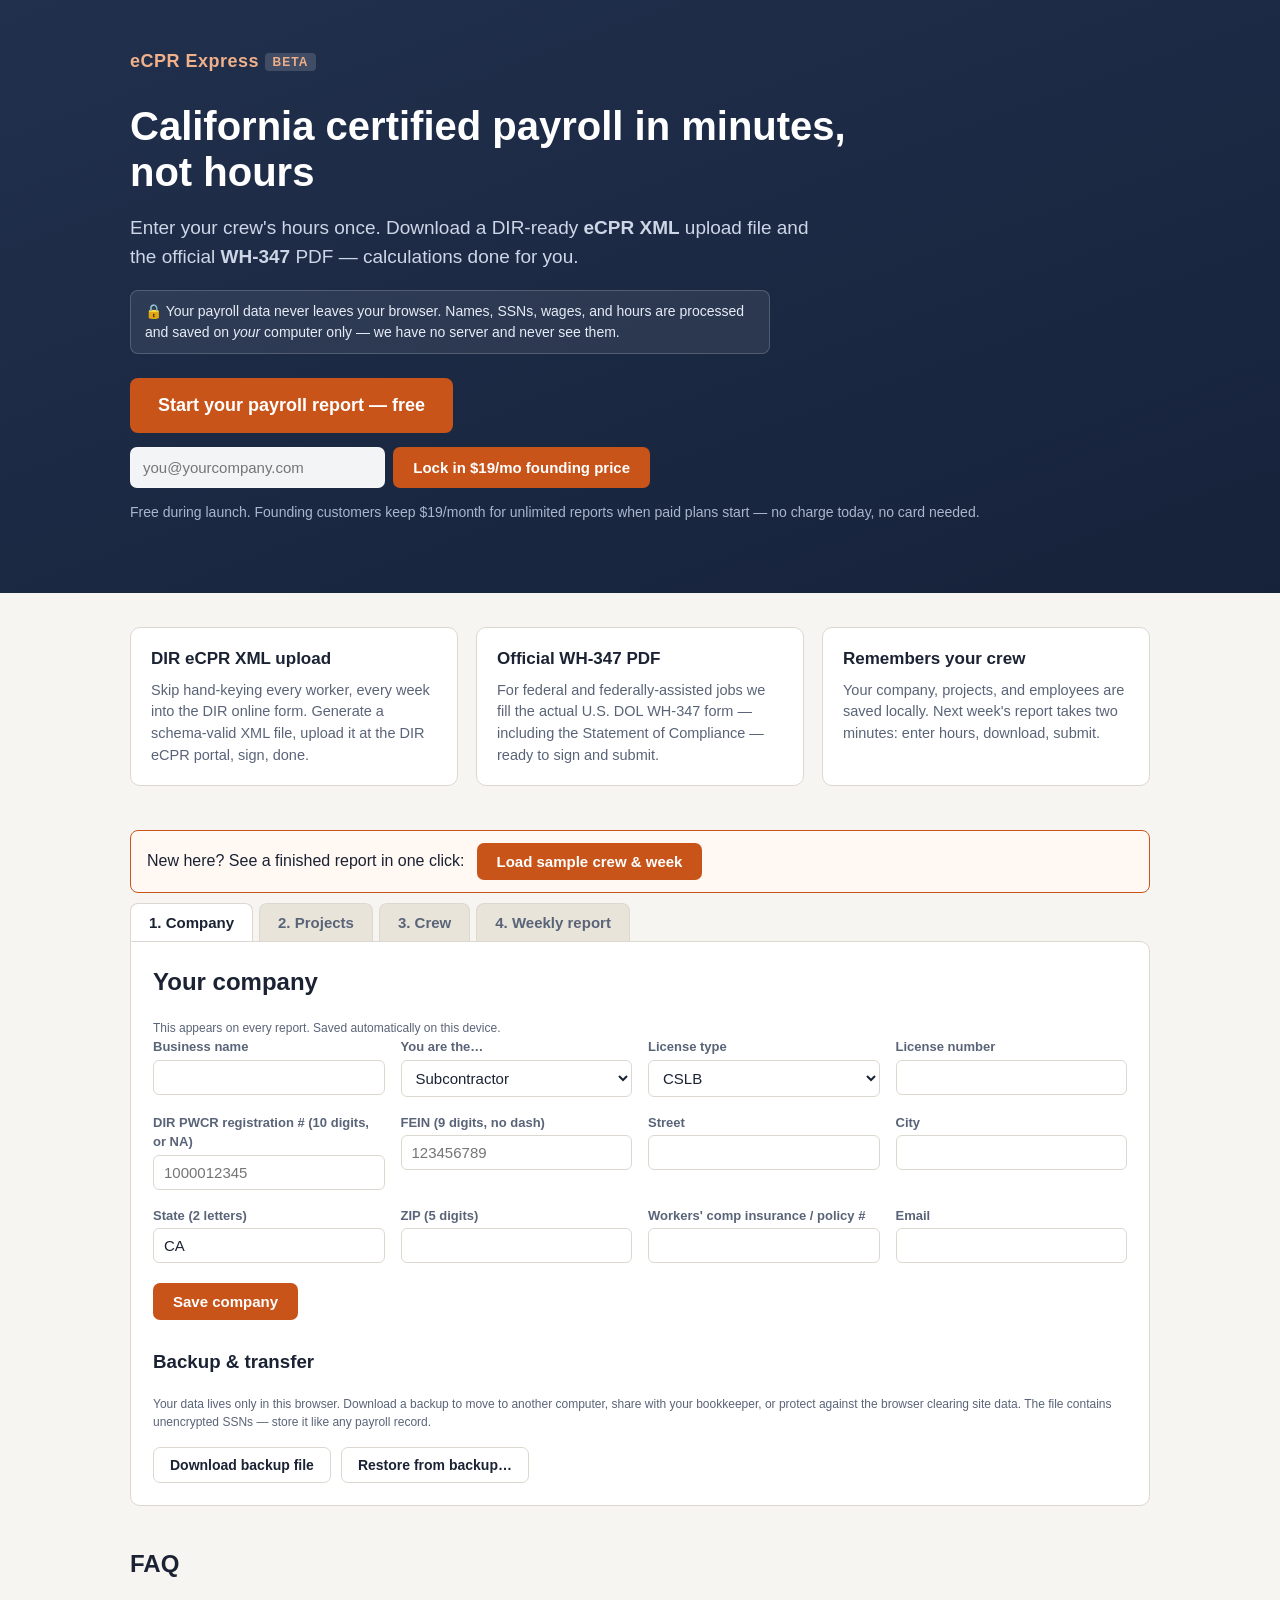
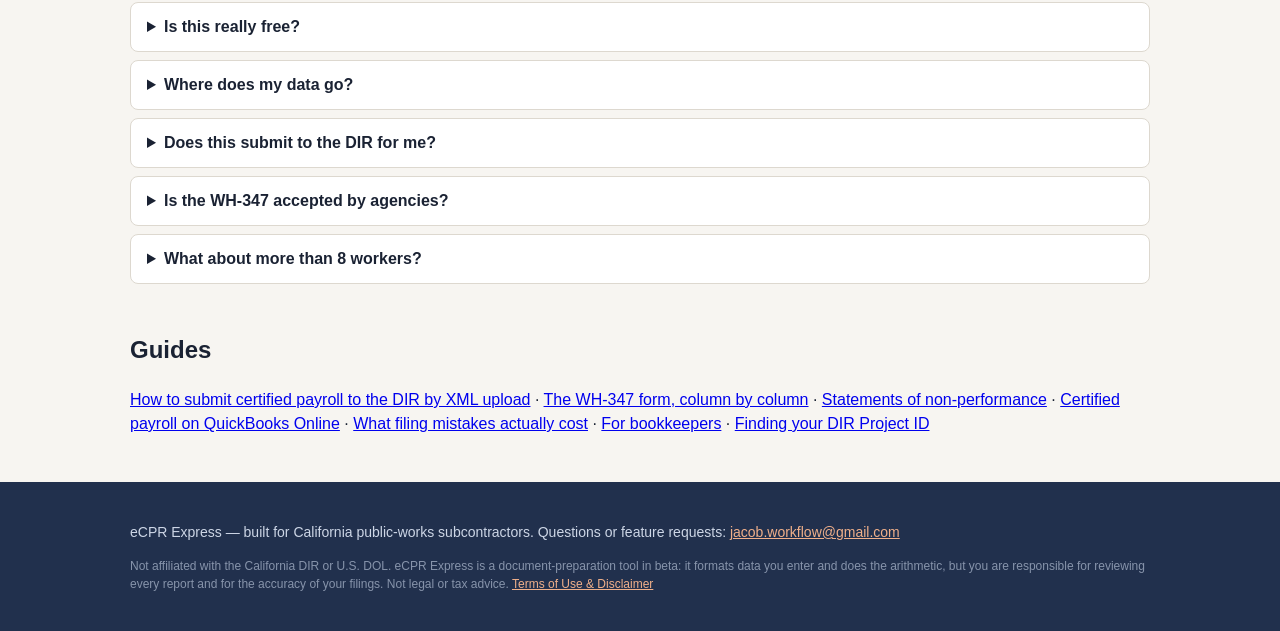
<file: index.html>
﻿<!DOCTYPE html>
<html lang="en">
<head>
<meta charset="UTF-8">
<meta name="viewport" content="width=device-width, initial-scale=1.0">
<title>California Certified Payroll Generator — DIR eCPR XML + WH-347 PDF | eCPR Express</title>
<meta name="description" content="Generate California DIR eCPR XML files and the official federal WH-347 certified payroll PDF in minutes. 100% in your browser — SSNs and wages never leave your computer. Free during launch.">
<link rel="canonical" href="https://jacob-pv.github.io/ecpr-express/">
<link rel="icon" type="image/svg+xml" href="favicon.svg">
<meta property="og:type" content="website">
<meta property="og:title" content="eCPR Express — California certified payroll in minutes">
<meta property="og:description" content="DIR-ready eCPR XML + official WH-347 PDF from one simple form. Runs entirely in your browser; payroll data never leaves your computer. Free during launch.">
<meta property="og:url" content="https://jacob-pv.github.io/ecpr-express/">
<meta name="twitter:card" content="summary">
<script type="application/ld+json">
{
  "@context": "https://schema.org",
  "@type": "SoftwareApplication",
  "name": "eCPR Express",
  "applicationCategory": "BusinessApplication",
  "operatingSystem": "Web browser",
  "description": "Certified payroll generator for California public-works contractors: DIR eCPR XML and federal WH-347 PDF, fully in-browser.",
  "url": "https://jacob-pv.github.io/ecpr-express/",
  "offers": { "@type": "Offer", "price": "0", "priceCurrency": "USD", "description": "Free during launch; founding price $19/month for unlimited reports" }
}
</script>
<link rel="stylesheet" href="style.css">
</head>
<body>
<header class="hero">
  <div class="container">
    <div class="brand">eCPR&nbsp;Express <span style="font-size:12px;background:rgba(255,255,255,.15);border-radius:4px;padding:2px 8px;vertical-align:middle;letter-spacing:1px">BETA</span></div>
    <h1>California certified payroll in minutes, not hours</h1>
    <p class="sub">Enter your crew's hours once. Download a DIR-ready <strong>eCPR XML</strong> upload file
    and the official <strong>WH-347</strong> PDF — calculations done for you.</p>
    <p class="privacy">🔒 Your payroll data never leaves your browser. Names, SSNs, wages, and hours are processed and saved on <em>your</em> computer only — we have no server and never see them.</p>
    <a class="cta" href="#app">Start your payroll report — free</a>
    <form class="founding-form" action="https://formsubmit.co/jacob.workflow@gmail.com" method="POST">
      <input type="hidden" name="_subject" value="eCPR Express founding-price signup">
      <input type="hidden" name="_captcha" value="false">
      <input type="hidden" name="_next" value="https://jacob-pv.github.io/ecpr-express/?subscribed=1">
      <input type="email" name="email" required placeholder="you@yourcompany.com" aria-label="Email">
      <button type="submit" class="primary">Lock in $19/mo founding price</button>
    </form>
    <p class="beta-note">Free during launch. Founding customers keep $19/month for unlimited reports when paid plans start — no charge today, no card needed.</p>
  </div>
</header>

<section class="features container">
  <div class="feature">
    <h3>DIR eCPR XML upload</h3>
    <p>Skip hand-keying every worker, every week into the DIR online form. Generate a schema-valid XML file, upload it at the DIR eCPR portal, sign, done.</p>
  </div>
  <div class="feature">
    <h3>Official WH-347 PDF</h3>
    <p>For federal and federally-assisted jobs we fill the actual U.S. DOL WH-347 form — including the Statement of Compliance — ready to sign and submit.</p>
  </div>
  <div class="feature">
    <h3>Remembers your crew</h3>
    <p>Your company, projects, and employees are saved locally. Next week's report takes two minutes: enter hours, download, submit.</p>
  </div>
</section>

<main id="app" class="container">
  <nav class="tabs">
    <button class="tab active" data-tab="company">1. Company</button>
    <button class="tab" data-tab="projects">2. Projects</button>
    <button class="tab" data-tab="employees">3. Crew</button>
    <button class="tab" data-tab="weekly">4. Weekly report</button>
  </nav>

  <section class="panel active" id="panel-company"></section>
  <section class="panel" id="panel-projects"></section>
  <section class="panel" id="panel-employees"></section>
  <section class="panel" id="panel-weekly"></section>
</main>

<section class="container faq">
  <h2>FAQ</h2>
  <details><summary>Is this really free?</summary><p>Yes — free while we're in launch. When paid plans start, early users keep a founding discount. Email us to lock it in.</p></details>
  <details><summary>Where does my data go?</summary><p>Your payroll data goes nowhere: the app is a static page, and everything you enter lives in your browser's local storage and the files you download. We never see your payroll. The only things ever transmitted are the email address you type if you join the founding list (delivered via formsubmit.co), and — on paid plans — your license key for activation. Never payroll data.</p></details>
  <details><summary>Does this submit to the DIR for me?</summary><p>Not yet. You download the XML file and upload it at the DIR's eCPR page (Submit Payroll in XML File), then sign and submit there. That upload takes about a minute — the painful part (typing in every worker, every day, every deduction) is what we eliminate.</p></details>
  <details><summary>Is the WH-347 accepted by agencies?</summary><p>We fill the official U.S. Department of Labor WH-347 form itself (OMB-approved layout), including the Statement of Compliance on page 2.</p></details>
  <details><summary>What about more than 8 workers?</summary><p>The WH-347 has 8 rows per sheet — we automatically produce additional continuation sheets in the same PDF. The eCPR XML has no worker limit.</p></details>
</section>

<section class="container" style="padding-bottom:30px">
  <h2>Guides</h2>
  <p><a href="guides/ecpr-xml-upload.html">How to submit certified payroll to the DIR by XML upload</a> ·
  <a href="guides/wh347-form.html">The WH-347 form, column by column</a> ·
  <a href="guides/non-performance.html">Statements of non-performance</a> ·
  <a href="guides/quickbooks-certified-payroll.html">Certified payroll on QuickBooks Online</a> ·
  <a href="guides/certified-payroll-penalties.html">What filing mistakes actually cost</a> ·
  <a href="for-bookkeepers.html">For bookkeepers</a> · <a href="guides/find-dir-project-id.html">Finding your DIR Project ID</a></p>
</section>

<footer>
  <div class="container">
    <p>eCPR Express — built for California public-works subcontractors.
    Questions or feature requests: <a href="mailto:jacob.workflow@gmail.com">jacob.workflow@gmail.com</a></p>
    <p class="fine">Not affiliated with the California DIR or U.S. DOL. eCPR Express is a document-preparation tool in beta: it formats data you enter and does the arithmetic, but you are responsible for reviewing every report and for the accuracy of your filings. Not legal or tax advice.
    <a href="terms.html" style="color:#f0b08a">Terms of Use &amp; Disclaimer</a></p>
  </div>
</footer>

<script src="vendor/pdf-lib.min.js"></script>
<script src="app.js"></script>
</body>
</html>
</file>
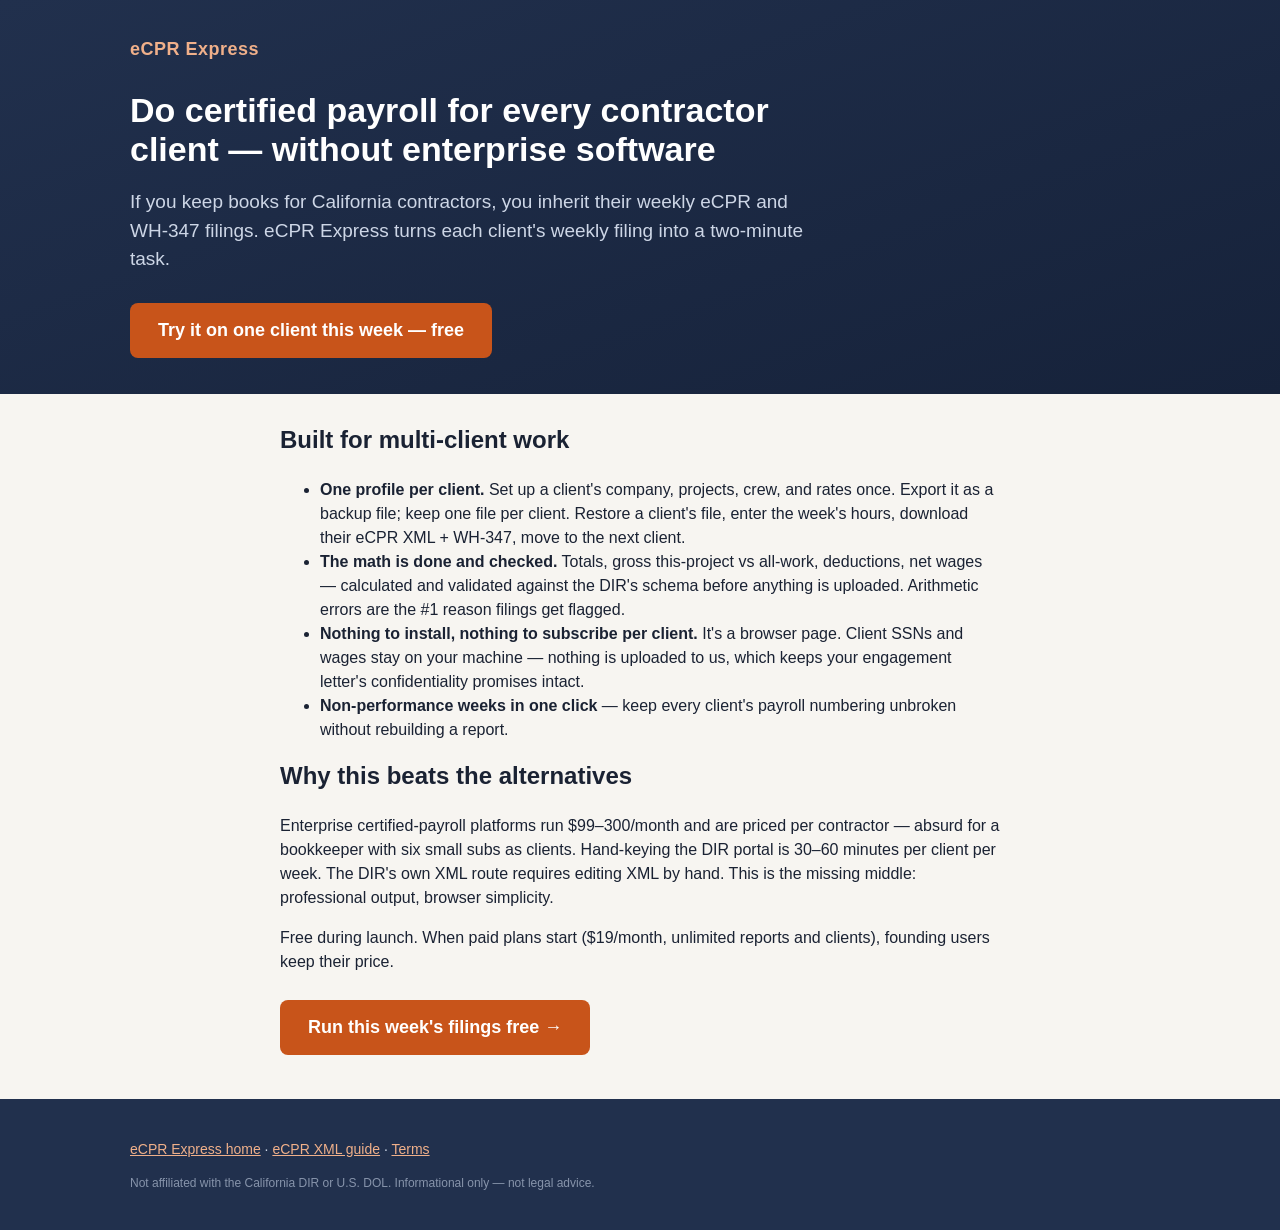
<file: for-bookkeepers.html>
<!DOCTYPE html>
<html lang="en">
<head>
<meta charset="UTF-8">
<meta name="viewport" content="width=device-width, initial-scale=1.0">
<title>Certified Payroll for Bookkeepers: Handle Every Contractor Client in Minutes | eCPR Express</title>
<meta name="description" content="Bookkeepers and back-office services: generate DIR eCPR XML and WH-347 PDFs for all your California contractor clients — separate saved profiles per client via backup files, all in the browser.">
<link rel="canonical" href="https://jacob-pv.github.io/ecpr-express/for-bookkeepers.html">
<link rel="stylesheet" href="style.css">
</head>
<body>
<header class="hero" style="padding:36px 0">
  <div class="container">
    <div class="brand"><a href="./" style="color:#f0b08a;text-decoration:none">eCPR&nbsp;Express</a></div>
    <h1 style="font-size:34px">Do certified payroll for every contractor client — without enterprise software</h1>
    <p class="sub">If you keep books for California contractors, you inherit their weekly eCPR and WH-347 filings.
    eCPR Express turns each client's weekly filing into a two-minute task.</p>
    <a class="cta" href="./#app">Try it on one client this week — free</a>
  </div>
</header>
<main class="container" style="max-width:760px;padding:28px 20px">
  <h2>Built for multi-client work</h2>
  <ul>
    <li><strong>One profile per client.</strong> Set up a client's company, projects, crew, and rates once. Export it as a backup file; keep one file per client. Restore a client's file, enter the week's hours, download their eCPR XML + WH-347, move to the next client.</li>
    <li><strong>The math is done and checked.</strong> Totals, gross this-project vs all-work, deductions, net wages — calculated and validated against the DIR's schema before anything is uploaded. Arithmetic errors are the #1 reason filings get flagged.</li>
    <li><strong>Nothing to install, nothing to subscribe per client.</strong> It's a browser page. Client SSNs and wages stay on your machine — nothing is uploaded to us, which keeps your engagement letter's confidentiality promises intact.</li>
    <li><strong>Non-performance weeks in one click</strong> — keep every client's payroll numbering unbroken without rebuilding a report.</li>
  </ul>
  <h2>Why this beats the alternatives</h2>
  <p>Enterprise certified-payroll platforms run $99–300/month and are priced per contractor — absurd for a bookkeeper with six small subs as clients. Hand-keying the DIR portal is 30–60 minutes per client per week. The DIR's own XML route requires editing XML by hand. This is the missing middle: professional output, browser simplicity.</p>
  <p>Free during launch. When paid plans start ($19/month, unlimited reports and clients), founding users keep their price.</p>
  <p><a class="cta" href="./#app">Run this week's filings free →</a></p>
</main>
<footer><div class="container"><p><a href="./">eCPR Express home</a> · <a href="guides/ecpr-xml-upload.html">eCPR XML guide</a> · <a href="terms.html">Terms</a></p>
<p class="fine">Not affiliated with the California DIR or U.S. DOL. Informational only — not legal advice.</p></div></footer>
</body>
</html>
</file>
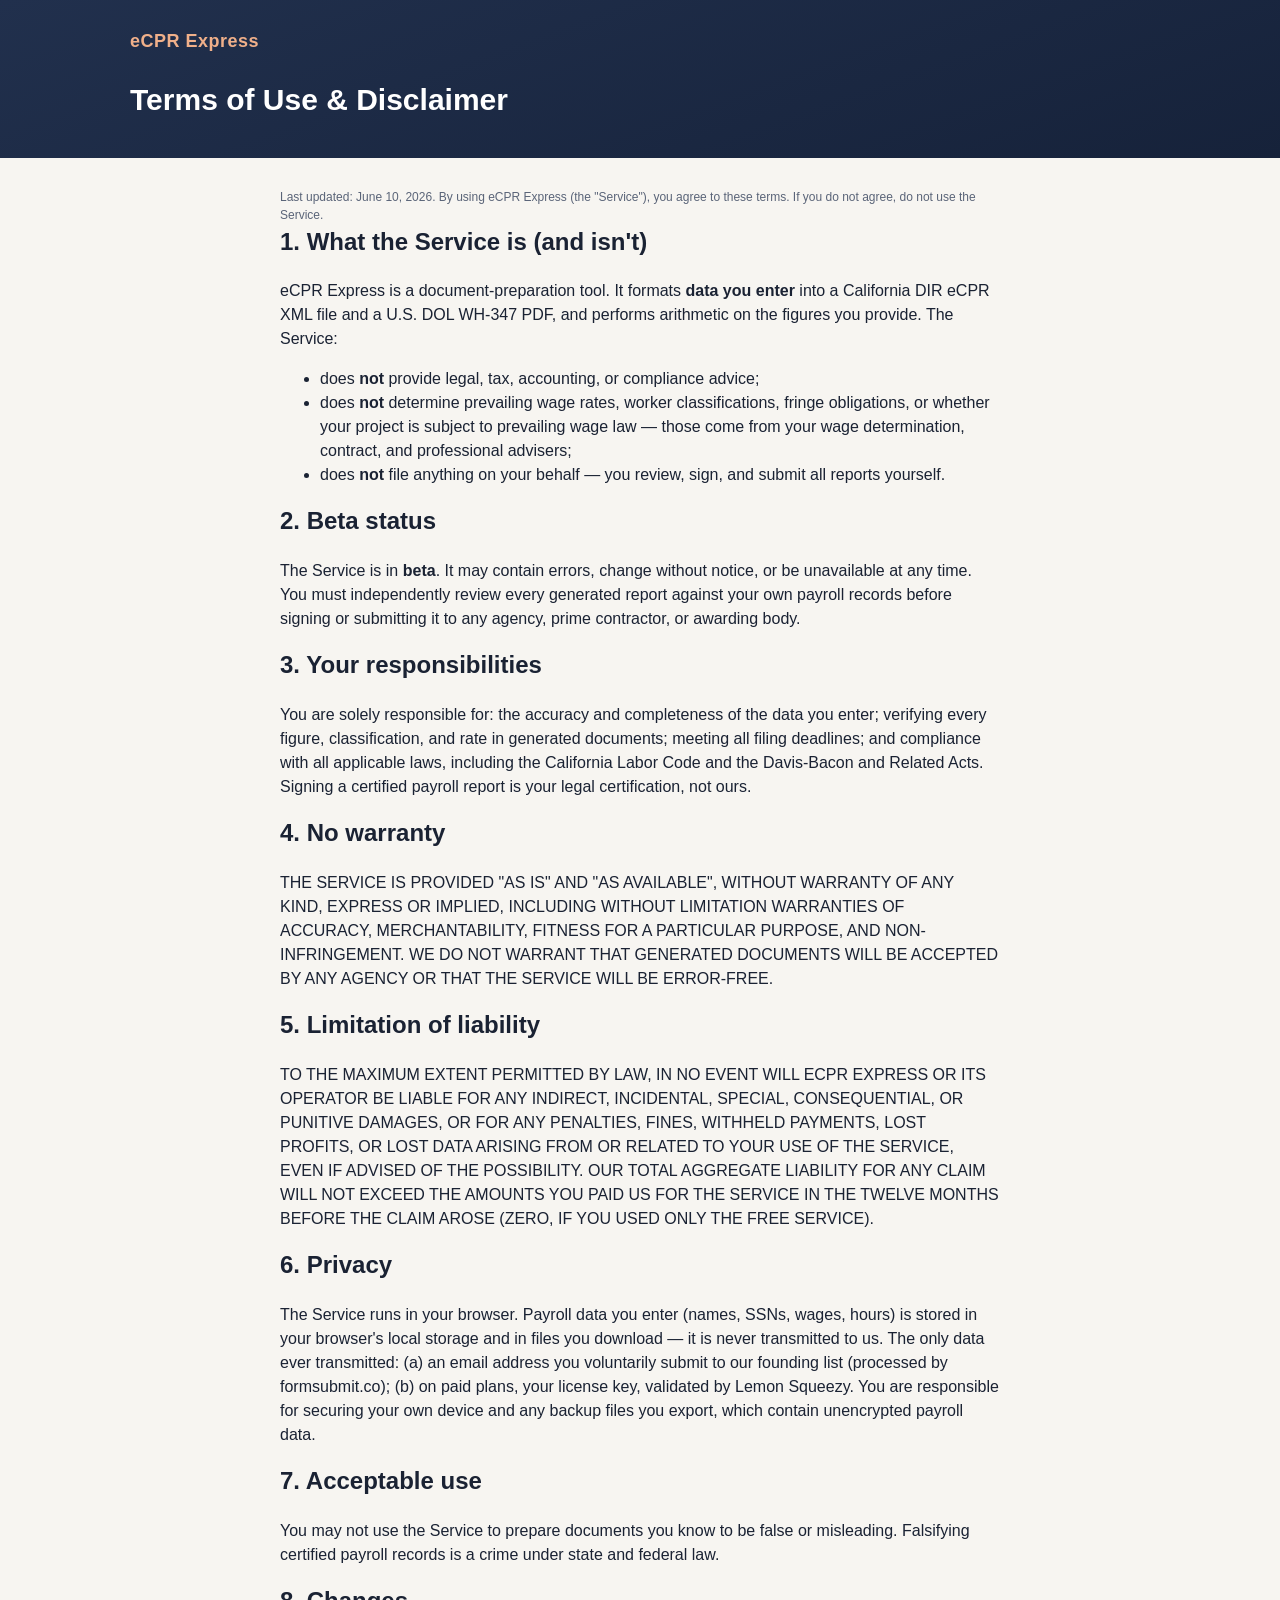
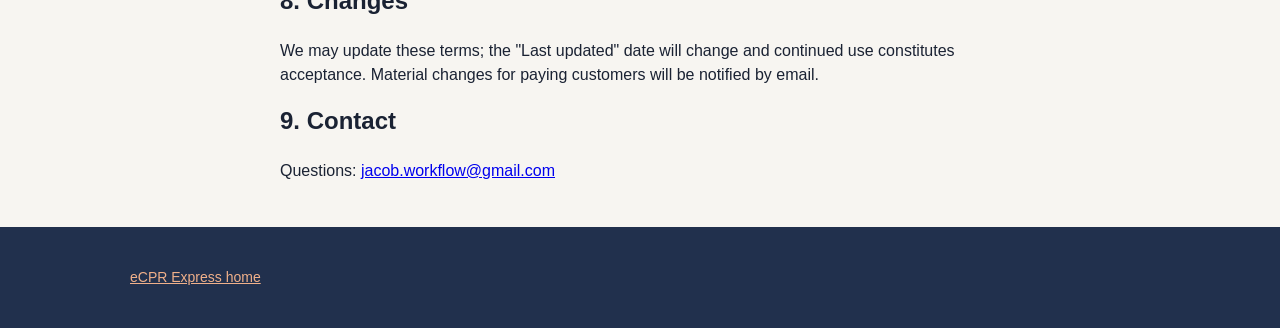
<file: terms.html>
<!DOCTYPE html>
<html lang="en">
<head>
<meta charset="UTF-8">
<meta name="viewport" content="width=device-width, initial-scale=1.0">
<title>Terms of Use &amp; Disclaimer | eCPR Express</title>
<meta name="description" content="Terms of use, beta disclaimer, and privacy summary for eCPR Express.">
<link rel="canonical" href="https://jacob-pv.github.io/ecpr-express/terms.html">
<meta name="robots" content="noindex">
<link rel="stylesheet" href="style.css">
</head>
<body>
<header class="hero" style="padding:28px 0">
  <div class="container">
    <div class="brand"><a href="./" style="color:#f0b08a;text-decoration:none">eCPR&nbsp;Express</a></div>
    <h1 style="font-size:30px">Terms of Use &amp; Disclaimer</h1>
  </div>
</header>
<main class="container" style="max-width:760px;padding:28px 20px">
  <p class="hint">Last updated: June 10, 2026. By using eCPR Express (the "Service"), you agree to these terms. If you do not agree, do not use the Service.</p>

  <h2>1. What the Service is (and isn't)</h2>
  <p>eCPR Express is a document-preparation tool. It formats <strong>data you enter</strong> into a California DIR eCPR XML file and a U.S. DOL WH-347 PDF, and performs arithmetic on the figures you provide. The Service:</p>
  <ul>
    <li>does <strong>not</strong> provide legal, tax, accounting, or compliance advice;</li>
    <li>does <strong>not</strong> determine prevailing wage rates, worker classifications, fringe obligations, or whether your project is subject to prevailing wage law — those come from your wage determination, contract, and professional advisers;</li>
    <li>does <strong>not</strong> file anything on your behalf — you review, sign, and submit all reports yourself.</li>
  </ul>

  <h2>2. Beta status</h2>
  <p>The Service is in <strong>beta</strong>. It may contain errors, change without notice, or be unavailable at any time. You must independently review every generated report against your own payroll records before signing or submitting it to any agency, prime contractor, or awarding body.</p>

  <h2>3. Your responsibilities</h2>
  <p>You are solely responsible for: the accuracy and completeness of the data you enter; verifying every figure, classification, and rate in generated documents; meeting all filing deadlines; and compliance with all applicable laws, including the California Labor Code and the Davis-Bacon and Related Acts. Signing a certified payroll report is your legal certification, not ours.</p>

  <h2>4. No warranty</h2>
  <p>THE SERVICE IS PROVIDED "AS IS" AND "AS AVAILABLE", WITHOUT WARRANTY OF ANY KIND, EXPRESS OR IMPLIED, INCLUDING WITHOUT LIMITATION WARRANTIES OF ACCURACY, MERCHANTABILITY, FITNESS FOR A PARTICULAR PURPOSE, AND NON-INFRINGEMENT. WE DO NOT WARRANT THAT GENERATED DOCUMENTS WILL BE ACCEPTED BY ANY AGENCY OR THAT THE SERVICE WILL BE ERROR-FREE.</p>

  <h2>5. Limitation of liability</h2>
  <p>TO THE MAXIMUM EXTENT PERMITTED BY LAW, IN NO EVENT WILL ECPR EXPRESS OR ITS OPERATOR BE LIABLE FOR ANY INDIRECT, INCIDENTAL, SPECIAL, CONSEQUENTIAL, OR PUNITIVE DAMAGES, OR FOR ANY PENALTIES, FINES, WITHHELD PAYMENTS, LOST PROFITS, OR LOST DATA ARISING FROM OR RELATED TO YOUR USE OF THE SERVICE, EVEN IF ADVISED OF THE POSSIBILITY. OUR TOTAL AGGREGATE LIABILITY FOR ANY CLAIM WILL NOT EXCEED THE AMOUNTS YOU PAID US FOR THE SERVICE IN THE TWELVE MONTHS BEFORE THE CLAIM AROSE (ZERO, IF YOU USED ONLY THE FREE SERVICE).</p>

  <h2>6. Privacy</h2>
  <p>The Service runs in your browser. Payroll data you enter (names, SSNs, wages, hours) is stored in your browser's local storage and in files you download — it is never transmitted to us. The only data ever transmitted: (a) an email address you voluntarily submit to our founding list (processed by formsubmit.co); (b) on paid plans, your license key, validated by Lemon Squeezy. You are responsible for securing your own device and any backup files you export, which contain unencrypted payroll data.</p>

  <h2>7. Acceptable use</h2>
  <p>You may not use the Service to prepare documents you know to be false or misleading. Falsifying certified payroll records is a crime under state and federal law.</p>

  <h2>8. Changes</h2>
  <p>We may update these terms; the "Last updated" date will change and continued use constitutes acceptance. Material changes for paying customers will be notified by email.</p>

  <h2>9. Contact</h2>
  <p>Questions: <a href="mailto:jacob.workflow@gmail.com">jacob.workflow@gmail.com</a></p>
</main>
<footer><div class="container"><p><a href="./">eCPR Express home</a></p></div></footer>
</body>
</html>
</file>
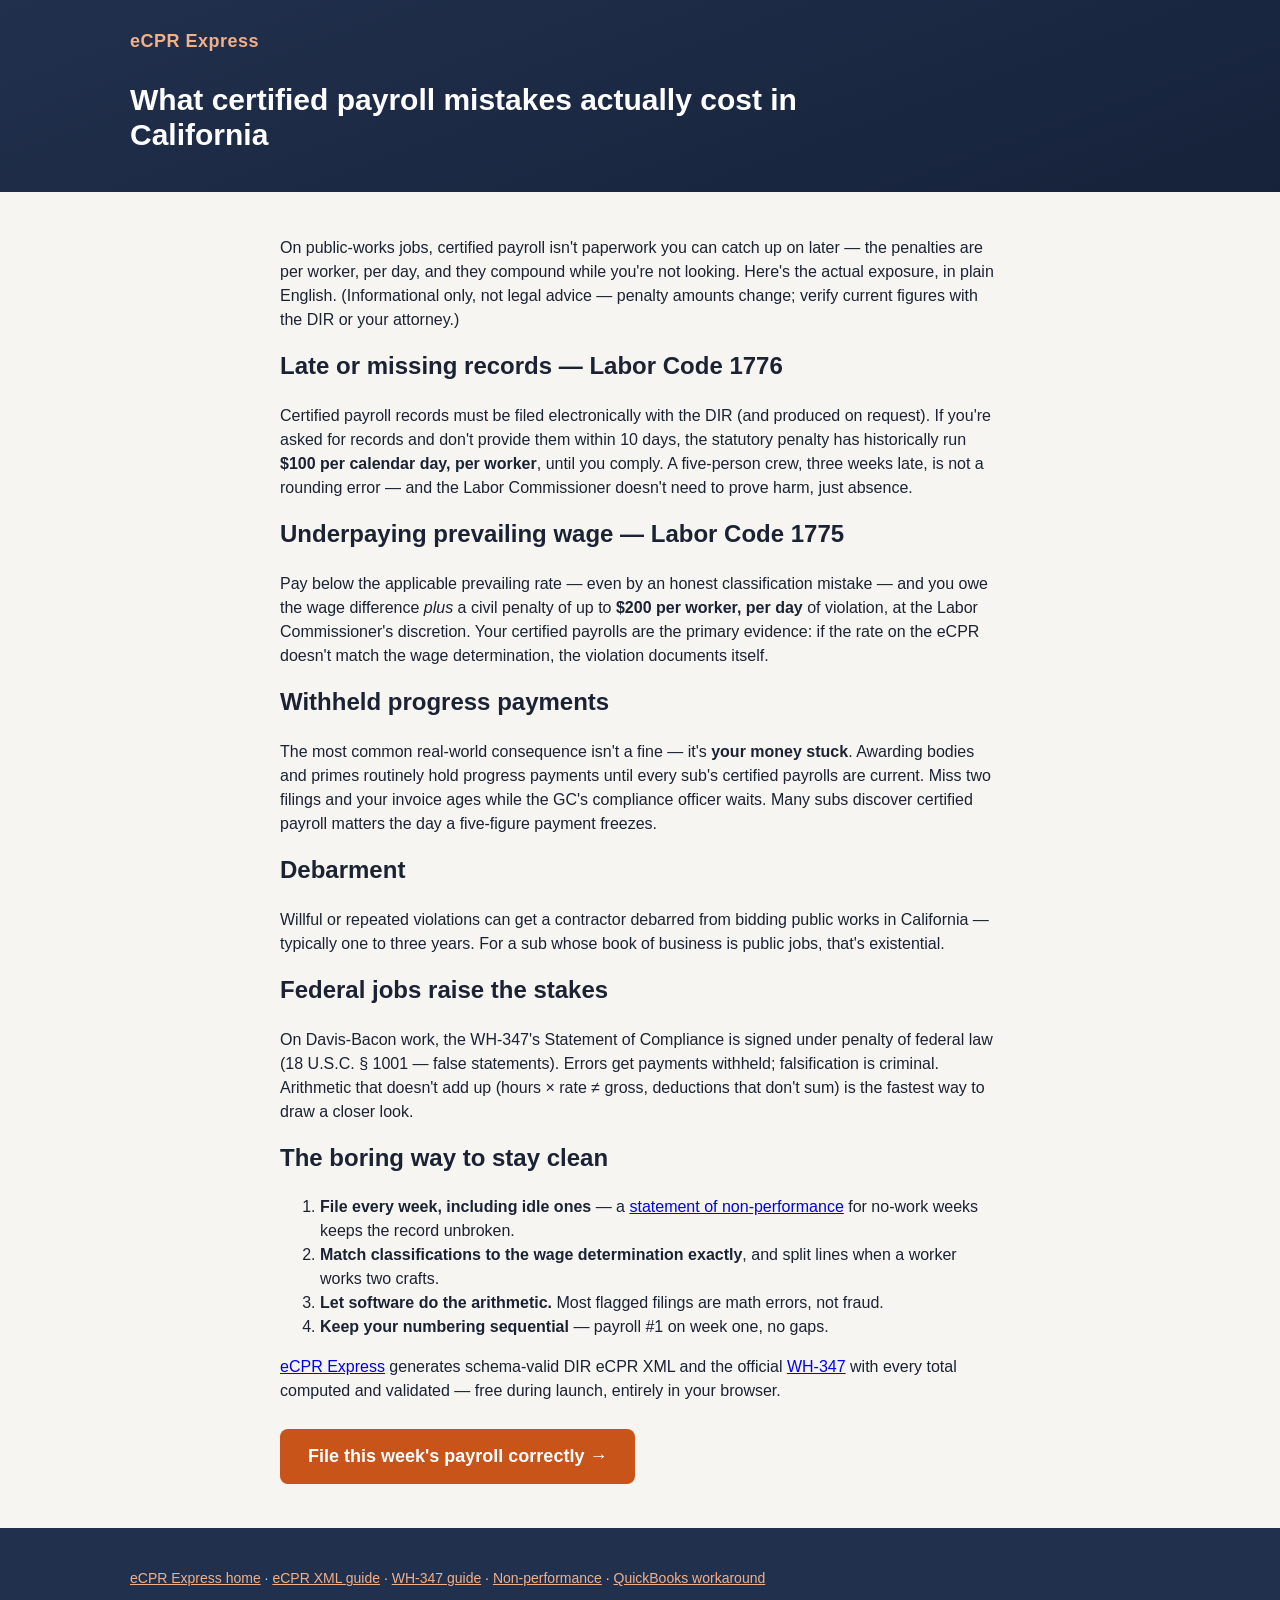
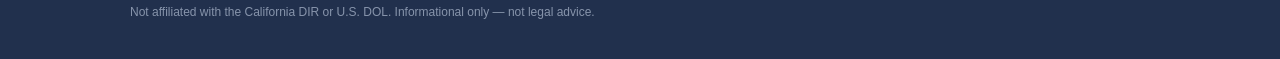
<file: guides/certified-payroll-penalties.html>
<!DOCTYPE html>
<html lang="en">
<head>
<meta charset="UTF-8">
<meta name="viewport" content="width=device-width, initial-scale=1.0">
<title>Certified Payroll Penalties in California: What Late or Wrong Filings Actually Cost (2026)</title>
<meta name="description" content="What happens if you file certified payroll late, wrong, or not at all in California: Labor Code 1776 and 1775 penalties, withheld progress payments, debarment, and federal WH-347 exposure — and how to stay clean.">
<link rel="canonical" href="https://jacob-pv.github.io/ecpr-express/guides/certified-payroll-penalties.html">
<link rel="stylesheet" href="../style.css">
</head>
<body>
<header class="hero" style="padding:28px 0">
  <div class="container">
    <div class="brand"><a href="../" style="color:#f0b08a;text-decoration:none">eCPR&nbsp;Express</a></div>
    <h1 style="font-size:30px">What certified payroll mistakes actually cost in California</h1>
  </div>
</header>
<main class="container" style="max-width:760px;padding:28px 20px">
  <p>On public-works jobs, certified payroll isn't paperwork you can catch up on later — the penalties are per worker, per day, and they compound while you're not looking. Here's the actual exposure, in plain English. (Informational only, not legal advice — penalty amounts change; verify current figures with the DIR or your attorney.)</p>

  <h2>Late or missing records — Labor Code 1776</h2>
  <p>Certified payroll records must be filed electronically with the DIR (and produced on request). If you're asked for records and don't provide them within 10 days, the statutory penalty has historically run <strong>$100 per calendar day, per worker</strong>, until you comply. A five-person crew, three weeks late, is not a rounding error — and the Labor Commissioner doesn't need to prove harm, just absence.</p>

  <h2>Underpaying prevailing wage — Labor Code 1775</h2>
  <p>Pay below the applicable prevailing rate — even by an honest classification mistake — and you owe the wage difference <em>plus</em> a civil penalty of up to <strong>$200 per worker, per day</strong> of violation, at the Labor Commissioner's discretion. Your certified payrolls are the primary evidence: if the rate on the eCPR doesn't match the wage determination, the violation documents itself.</p>

  <h2>Withheld progress payments</h2>
  <p>The most common real-world consequence isn't a fine — it's <strong>your money stuck</strong>. Awarding bodies and primes routinely hold progress payments until every sub's certified payrolls are current. Miss two filings and your invoice ages while the GC's compliance officer waits. Many subs discover certified payroll matters the day a five-figure payment freezes.</p>

  <h2>Debarment</h2>
  <p>Willful or repeated violations can get a contractor debarred from bidding public works in California — typically one to three years. For a sub whose book of business is public jobs, that's existential.</p>

  <h2>Federal jobs raise the stakes</h2>
  <p>On Davis-Bacon work, the WH-347's Statement of Compliance is signed under penalty of federal law (18 U.S.C. § 1001 — false statements). Errors get payments withheld; falsification is criminal. Arithmetic that doesn't add up (hours × rate ≠ gross, deductions that don't sum) is the fastest way to draw a closer look.</p>

  <h2>The boring way to stay clean</h2>
  <ol>
    <li><strong>File every week, including idle ones</strong> — a <a href="non-performance.html">statement of non-performance</a> for no-work weeks keeps the record unbroken.</li>
    <li><strong>Match classifications to the wage determination exactly</strong>, and split lines when a worker works two crafts.</li>
    <li><strong>Let software do the arithmetic.</strong> Most flagged filings are math errors, not fraud.</li>
    <li><strong>Keep your numbering sequential</strong> — payroll #1 on week one, no gaps.</li>
  </ol>
  <p><a href="../">eCPR Express</a> generates schema-valid DIR eCPR XML and the official <a href="wh347-form.html">WH-347</a> with every total computed and validated — free during launch, entirely in your browser.</p>
  <p><a class="cta" href="../#app">File this week's payroll correctly →</a></p>
</main>
<footer><div class="container"><p><a href="../">eCPR Express home</a> · <a href="ecpr-xml-upload.html">eCPR XML guide</a> · <a href="wh347-form.html">WH-347 guide</a> · <a href="non-performance.html">Non-performance</a> · <a href="quickbooks-certified-payroll.html">QuickBooks workaround</a></p>
<p class="fine">Not affiliated with the California DIR or U.S. DOL. Informational only — not legal advice.</p></div></footer>
</body>
</html>
</file>
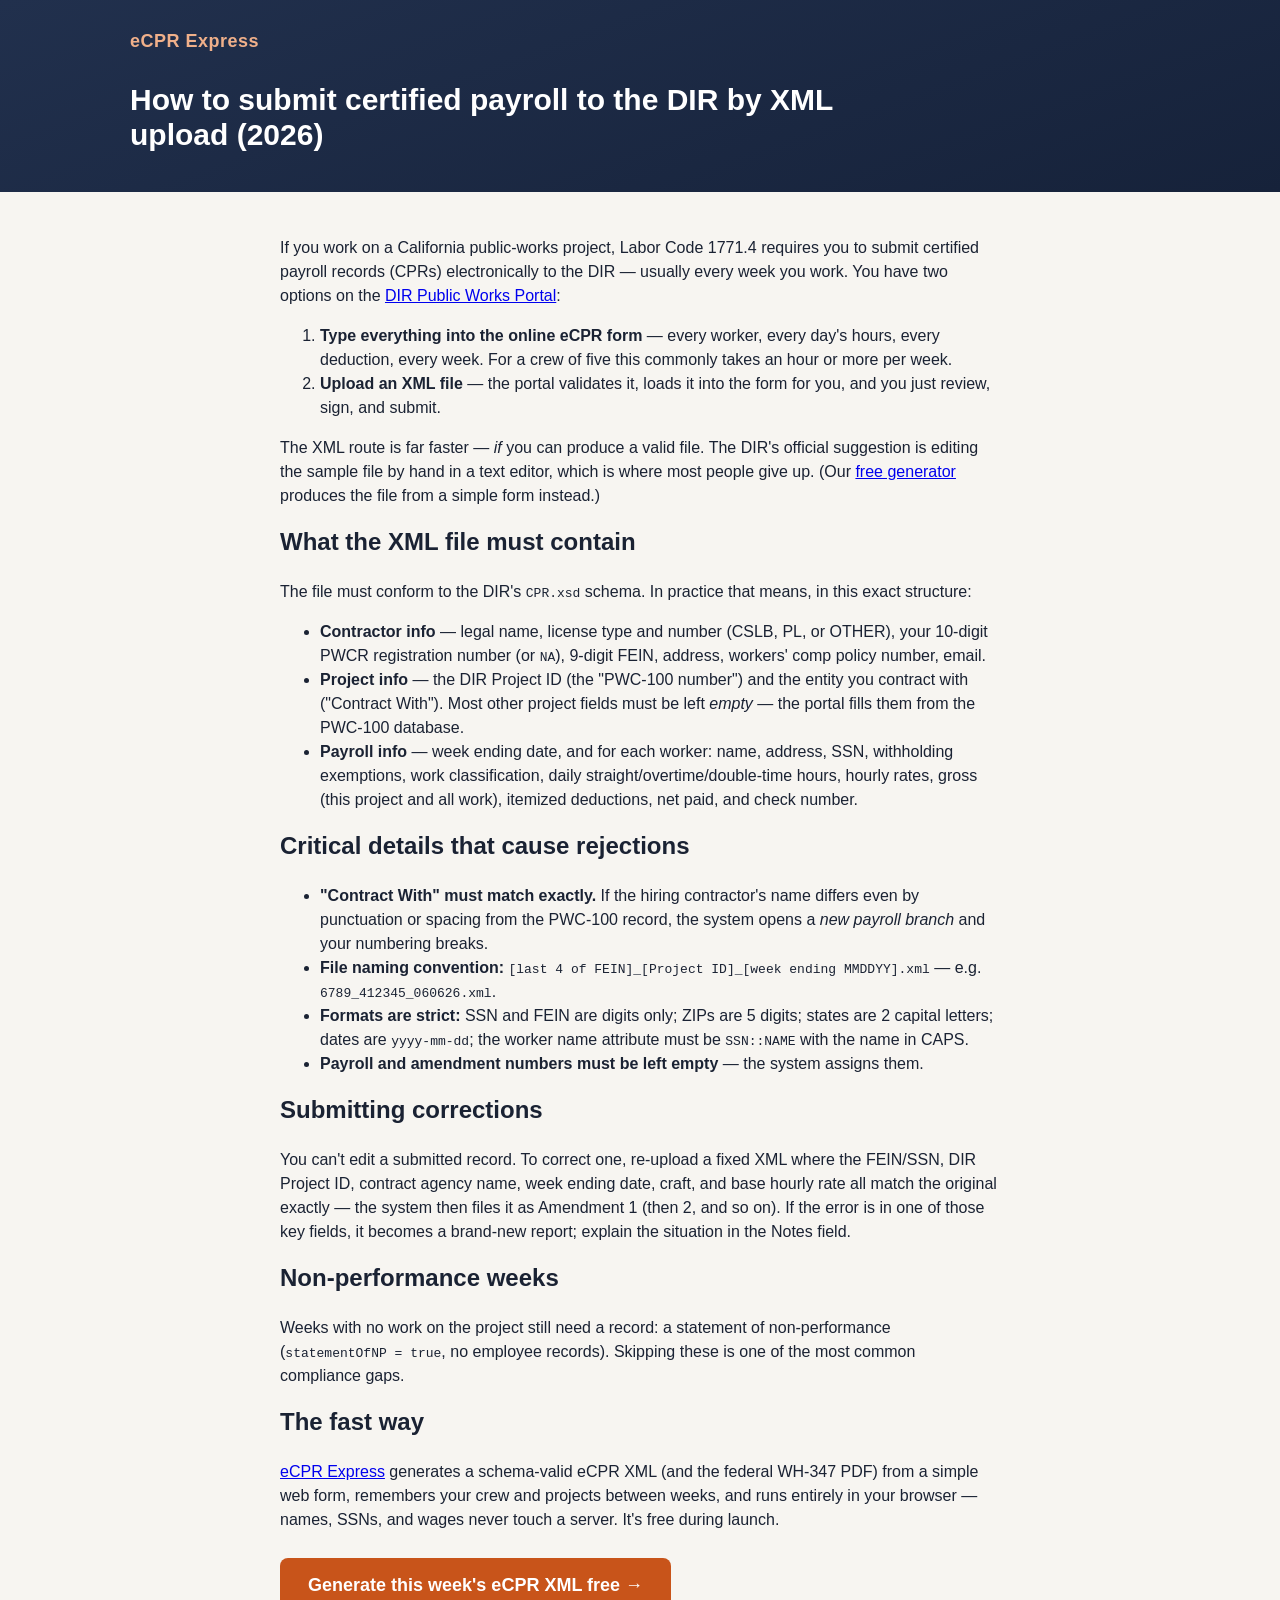
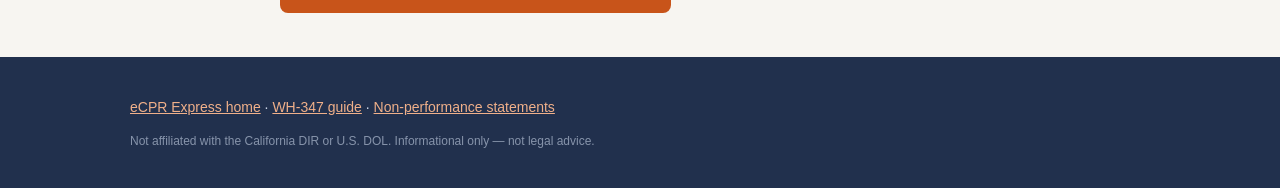
<file: guides/ecpr-xml-upload.html>
<!DOCTYPE html>
<html lang="en">
<head>
<meta charset="UTF-8">
<meta name="viewport" content="width=device-width, initial-scale=1.0">
<title>How to Submit Certified Payroll to the California DIR by XML Upload (2026 Guide)</title>
<meta name="description" content="Step-by-step guide to filing California eCPR certified payroll records by XML upload instead of hand-typing the DIR online form: file format, naming convention, corrections, and a free XML generator.">
<link rel="canonical" href="https://jacob-pv.github.io/ecpr-express/guides/ecpr-xml-upload.html">
<link rel="stylesheet" href="../style.css">
</head>
<body>
<header class="hero" style="padding:28px 0">
  <div class="container">
    <div class="brand"><a href="../" style="color:#f0b08a;text-decoration:none">eCPR&nbsp;Express</a></div>
    <h1 style="font-size:30px">How to submit certified payroll to the DIR by XML upload (2026)</h1>
  </div>
</header>
<main class="container" style="max-width:760px;padding:28px 20px">
  <p>If you work on a California public-works project, Labor Code 1771.4 requires you to submit certified payroll records (CPRs) electronically to the DIR — usually every week you work. You have two options on the
  <a href="https://services.dir.ca.gov/pw" rel="noopener">DIR Public Works Portal</a>:</p>
  <ol>
    <li><strong>Type everything into the online eCPR form</strong> — every worker, every day's hours, every deduction, every week. For a crew of five this commonly takes an hour or more per week.</li>
    <li><strong>Upload an XML file</strong> — the portal validates it, loads it into the form for you, and you just review, sign, and submit.</li>
  </ol>
  <p>The XML route is far faster — <em>if</em> you can produce a valid file. The DIR's official suggestion is editing the sample file by hand in a text editor, which is where most people give up. (Our <a href="../">free generator</a> produces the file from a simple form instead.)</p>

  <h2>What the XML file must contain</h2>
  <p>The file must conform to the DIR's <code>CPR.xsd</code> schema. In practice that means, in this exact structure:</p>
  <ul>
    <li><strong>Contractor info</strong> — legal name, license type and number (CSLB, PL, or OTHER), your 10-digit PWCR registration number (or <code>NA</code>), 9-digit FEIN, address, workers' comp policy number, email.</li>
    <li><strong>Project info</strong> — the DIR Project ID (the "PWC-100 number") and the entity you contract with ("Contract With"). Most other project fields must be left <em>empty</em> — the portal fills them from the PWC-100 database.</li>
    <li><strong>Payroll info</strong> — week ending date, and for each worker: name, address, SSN, withholding exemptions, work classification, daily straight/overtime/double-time hours, hourly rates, gross (this project and all work), itemized deductions, net paid, and check number.</li>
  </ul>

  <h2>Critical details that cause rejections</h2>
  <ul>
    <li><strong>"Contract With" must match exactly.</strong> If the hiring contractor's name differs even by punctuation or spacing from the PWC-100 record, the system opens a <em>new payroll branch</em> and your numbering breaks.</li>
    <li><strong>File naming convention:</strong> <code>[last 4 of FEIN]_[Project ID]_[week ending MMDDYY].xml</code> — e.g. <code>6789_412345_060626.xml</code>.</li>
    <li><strong>Formats are strict:</strong> SSN and FEIN are digits only; ZIPs are 5 digits; states are 2 capital letters; dates are <code>yyyy-mm-dd</code>; the worker name attribute must be <code>SSN::NAME</code> with the name in CAPS.</li>
    <li><strong>Payroll and amendment numbers must be left empty</strong> — the system assigns them.</li>
  </ul>

  <h2>Submitting corrections</h2>
  <p>You can't edit a submitted record. To correct one, re-upload a fixed XML where the FEIN/SSN, DIR Project ID, contract agency name, week ending date, craft, and base hourly rate all match the original exactly — the system then files it as Amendment 1 (then 2, and so on). If the error is in one of those key fields, it becomes a brand-new report; explain the situation in the Notes field.</p>

  <h2>Non-performance weeks</h2>
  <p>Weeks with no work on the project still need a record: a statement of non-performance (<code>statementOfNP = true</code>, no employee records). Skipping these is one of the most common compliance gaps.</p>

  <h2>The fast way</h2>
  <p><a href="../">eCPR Express</a> generates a schema-valid eCPR XML (and the federal WH-347 PDF) from a simple web form, remembers your crew and projects between weeks, and runs entirely in your browser — names, SSNs, and wages never touch a server. It's free during launch.</p>
  <p><a class="cta" href="../#app">Generate this week's eCPR XML free →</a></p>
</main>
<footer><div class="container"><p><a href="../">eCPR Express home</a> · <a href="wh347-form.html">WH-347 guide</a> · <a href="non-performance.html">Non-performance statements</a></p>
<p class="fine">Not affiliated with the California DIR or U.S. DOL. Informational only — not legal advice.</p></div></footer>
</body>
</html>
</file>
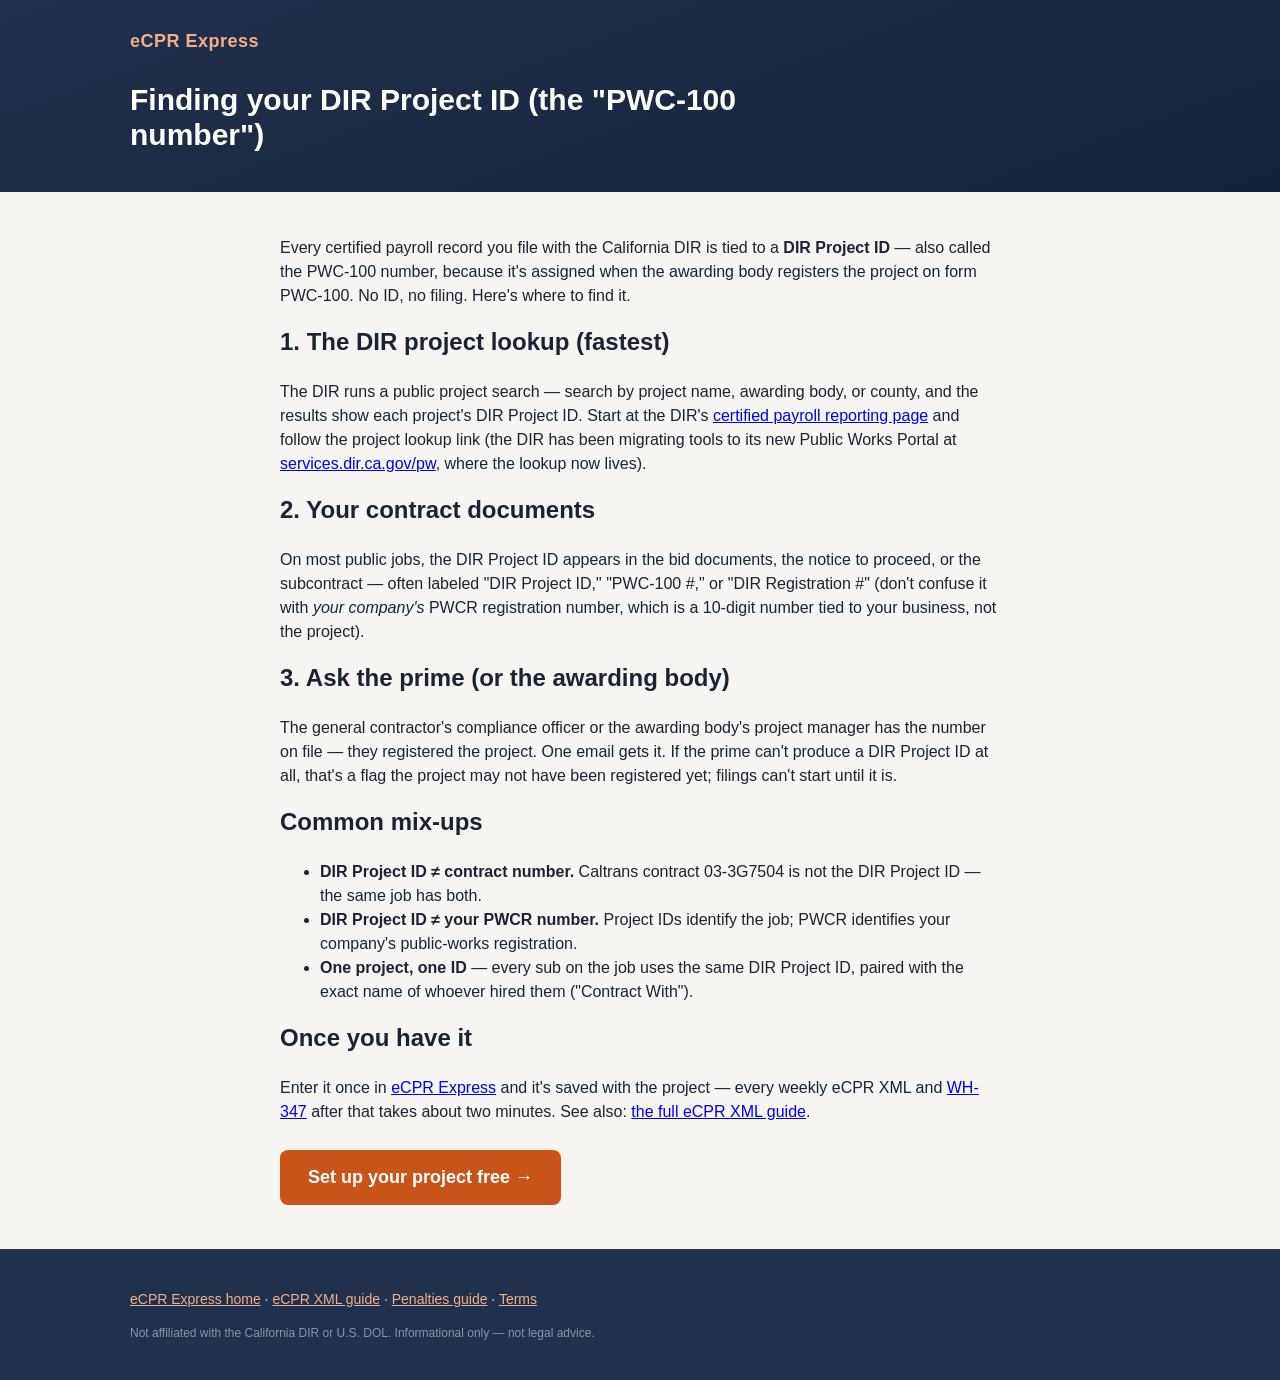
<file: guides/find-dir-project-id.html>
<!DOCTYPE html>
<html lang="en">
<head>
<meta charset="UTF-8">
<meta name="viewport" content="width=device-width, initial-scale=1.0">
<title>How to Find Your DIR Project ID (PWC-100 Number) for Certified Payroll</title>
<meta name="description" content="Every California eCPR filing needs the DIR Project ID — the PWC-100 number. Where to find it: the project lookup tool, your contract documents, or the prime contractor. Step-by-step.">
<link rel="canonical" href="https://jacob-pv.github.io/ecpr-express/guides/find-dir-project-id.html">
<link rel="icon" type="image/svg+xml" href="../favicon.svg">
<link rel="stylesheet" href="../style.css">
</head>
<body>
<header class="hero" style="padding:28px 0">
  <div class="container">
    <div class="brand"><a href="../" style="color:#f0b08a;text-decoration:none">eCPR&nbsp;Express</a></div>
    <h1 style="font-size:30px">Finding your DIR Project ID (the "PWC-100 number")</h1>
  </div>
</header>
<main class="container" style="max-width:760px;padding:28px 20px">
  <p>Every certified payroll record you file with the California DIR is tied to a <strong>DIR Project ID</strong> — also called the PWC-100 number, because it's assigned when the awarding body registers the project on form PWC-100. No ID, no filing. Here's where to find it.</p>

  <h2>1. The DIR project lookup (fastest)</h2>
  <p>The DIR runs a public project search — search by project name, awarding body, or county, and the results show each project's DIR Project ID. Start at the DIR's
  <a href="https://www.dir.ca.gov/public-works/certified-payroll-reporting.html" rel="noopener">certified payroll reporting page</a> and follow the project lookup link (the DIR has been migrating tools to its new Public Works Portal at <a href="https://services.dir.ca.gov/pw" rel="noopener">services.dir.ca.gov/pw</a>, where the lookup now lives).</p>

  <h2>2. Your contract documents</h2>
  <p>On most public jobs, the DIR Project ID appears in the bid documents, the notice to proceed, or the subcontract — often labeled "DIR Project ID," "PWC-100 #," or "DIR Registration #" (don't confuse it with <em>your company's</em> PWCR registration number, which is a 10-digit number tied to your business, not the project).</p>

  <h2>3. Ask the prime (or the awarding body)</h2>
  <p>The general contractor's compliance officer or the awarding body's project manager has the number on file — they registered the project. One email gets it. If the prime can't produce a DIR Project ID at all, that's a flag the project may not have been registered yet; filings can't start until it is.</p>

  <h2>Common mix-ups</h2>
  <ul>
    <li><strong>DIR Project ID ≠ contract number.</strong> Caltrans contract 03-3G7504 is not the DIR Project ID — the same job has both.</li>
    <li><strong>DIR Project ID ≠ your PWCR number.</strong> Project IDs identify the job; PWCR identifies your company's public-works registration.</li>
    <li><strong>One project, one ID</strong> — every sub on the job uses the same DIR Project ID, paired with the exact name of whoever hired them ("Contract With").</li>
  </ul>

  <h2>Once you have it</h2>
  <p>Enter it once in <a href="../">eCPR Express</a> and it's saved with the project — every weekly eCPR XML and <a href="wh347-form.html">WH-347</a> after that takes about two minutes. See also: <a href="ecpr-xml-upload.html">the full eCPR XML guide</a>.</p>
  <p><a class="cta" href="../#app">Set up your project free →</a></p>
</main>
<footer><div class="container"><p><a href="../">eCPR Express home</a> · <a href="ecpr-xml-upload.html">eCPR XML guide</a> · <a href="certified-payroll-penalties.html">Penalties guide</a> · <a href="../terms.html">Terms</a></p>
<p class="fine">Not affiliated with the California DIR or U.S. DOL. Informational only — not legal advice.</p></div></footer>
</body>
</html>
</file>
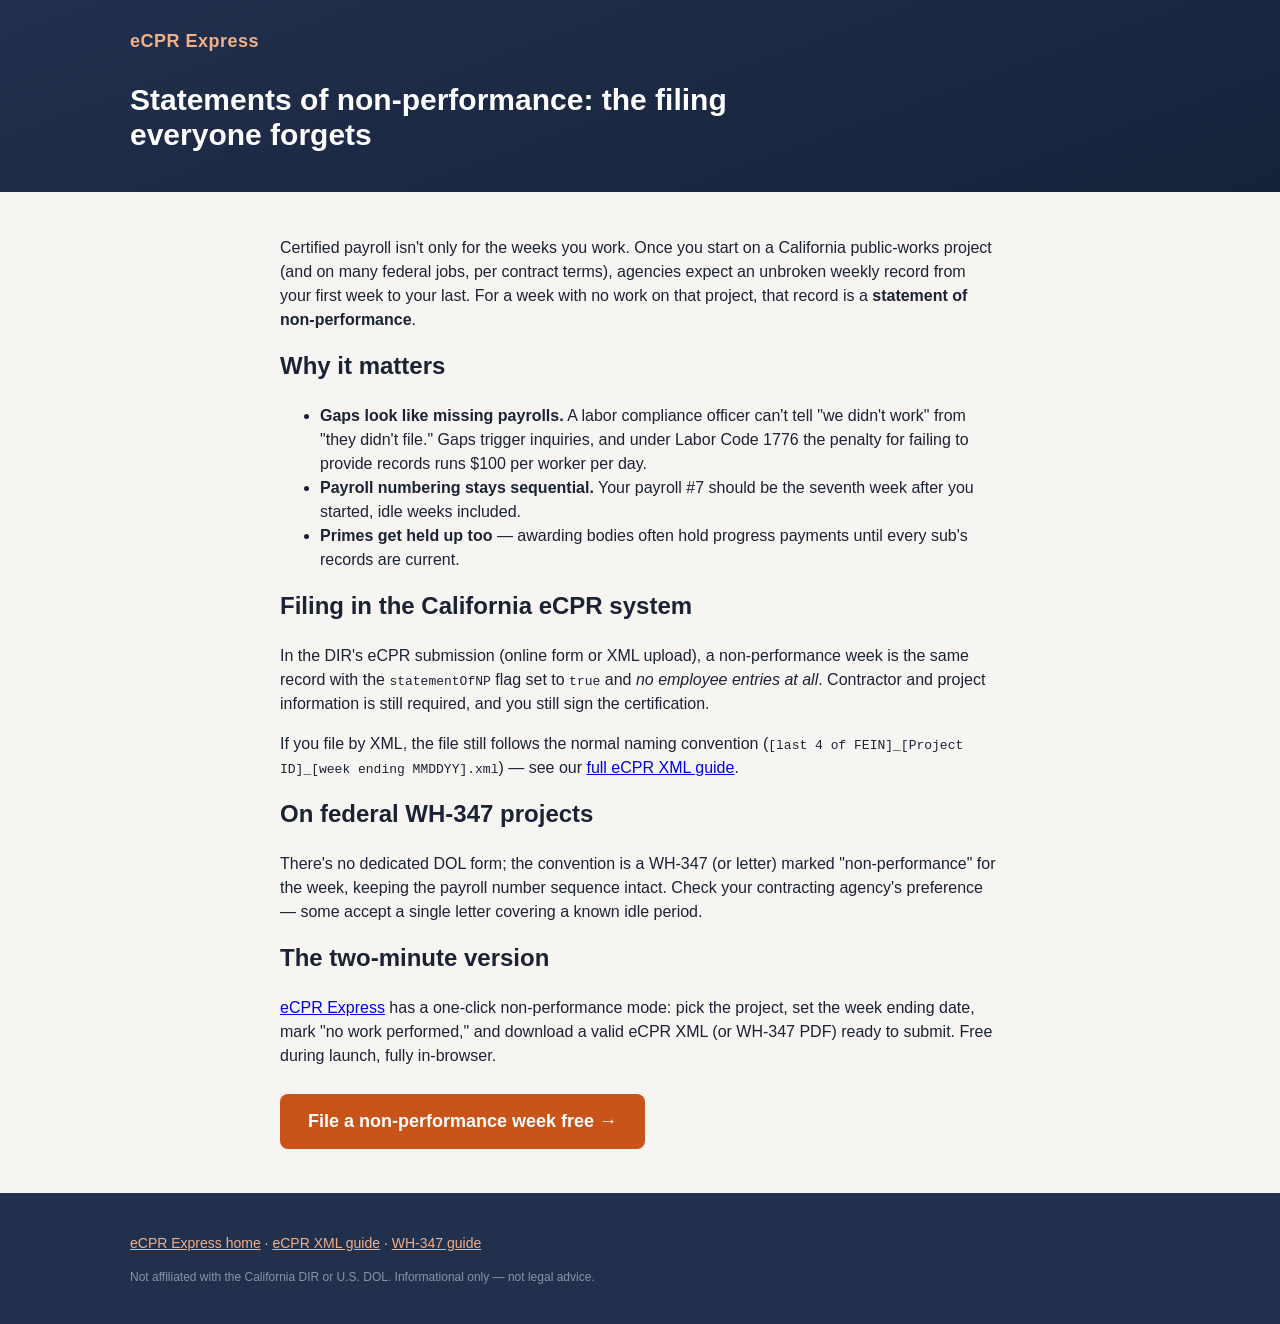
<file: guides/non-performance.html>
<!DOCTYPE html>
<html lang="en">
<head>
<meta charset="UTF-8">
<meta name="viewport" content="width=device-width, initial-scale=1.0">
<title>Statement of Non-Performance: When and How to File It (California eCPR + WH-347)</title>
<meta name="description" content="Didn't work on your public-works project this week? You may still need to file. What a statement of non-performance is, when it's required, and how to file one in the California eCPR system.">
<link rel="canonical" href="https://jacob-pv.github.io/ecpr-express/guides/non-performance.html">
<link rel="stylesheet" href="../style.css">
</head>
<body>
<header class="hero" style="padding:28px 0">
  <div class="container">
    <div class="brand"><a href="../" style="color:#f0b08a;text-decoration:none">eCPR&nbsp;Express</a></div>
    <h1 style="font-size:30px">Statements of non-performance: the filing everyone forgets</h1>
  </div>
</header>
<main class="container" style="max-width:760px;padding:28px 20px">
  <p>Certified payroll isn't only for the weeks you work. Once you start on a California public-works project (and on many federal jobs, per contract terms), agencies expect an unbroken weekly record from your first week to your last. For a week with no work on that project, that record is a <strong>statement of non-performance</strong>.</p>

  <h2>Why it matters</h2>
  <ul>
    <li><strong>Gaps look like missing payrolls.</strong> A labor compliance officer can't tell "we didn't work" from "they didn't file." Gaps trigger inquiries, and under Labor Code 1776 the penalty for failing to provide records runs $100 per worker per day.</li>
    <li><strong>Payroll numbering stays sequential.</strong> Your payroll #7 should be the seventh week after you started, idle weeks included.</li>
    <li><strong>Primes get held up too</strong> — awarding bodies often hold progress payments until every sub's records are current.</li>
  </ul>

  <h2>Filing in the California eCPR system</h2>
  <p>In the DIR's eCPR submission (online form or XML upload), a non-performance week is the same record with the <code>statementOfNP</code> flag set to <code>true</code> and <em>no employee entries at all</em>. Contractor and project information is still required, and you still sign the certification.</p>
  <p>If you file by XML, the file still follows the normal naming convention (<code>[last 4 of FEIN]_[Project ID]_[week ending MMDDYY].xml</code>) — see our <a href="ecpr-xml-upload.html">full eCPR XML guide</a>.</p>

  <h2>On federal WH-347 projects</h2>
  <p>There's no dedicated DOL form; the convention is a WH-347 (or letter) marked "non-performance" for the week, keeping the payroll number sequence intact. Check your contracting agency's preference — some accept a single letter covering a known idle period.</p>

  <h2>The two-minute version</h2>
  <p><a href="../">eCPR Express</a> has a one-click non-performance mode: pick the project, set the week ending date, mark "no work performed," and download a valid eCPR XML (or WH-347 PDF) ready to submit. Free during launch, fully in-browser.</p>
  <p><a class="cta" href="../#app">File a non-performance week free →</a></p>
</main>
<footer><div class="container"><p><a href="../">eCPR Express home</a> · <a href="ecpr-xml-upload.html">eCPR XML guide</a> · <a href="wh347-form.html">WH-347 guide</a></p>
<p class="fine">Not affiliated with the California DIR or U.S. DOL. Informational only — not legal advice.</p></div></footer>
</body>
</html>
</file>
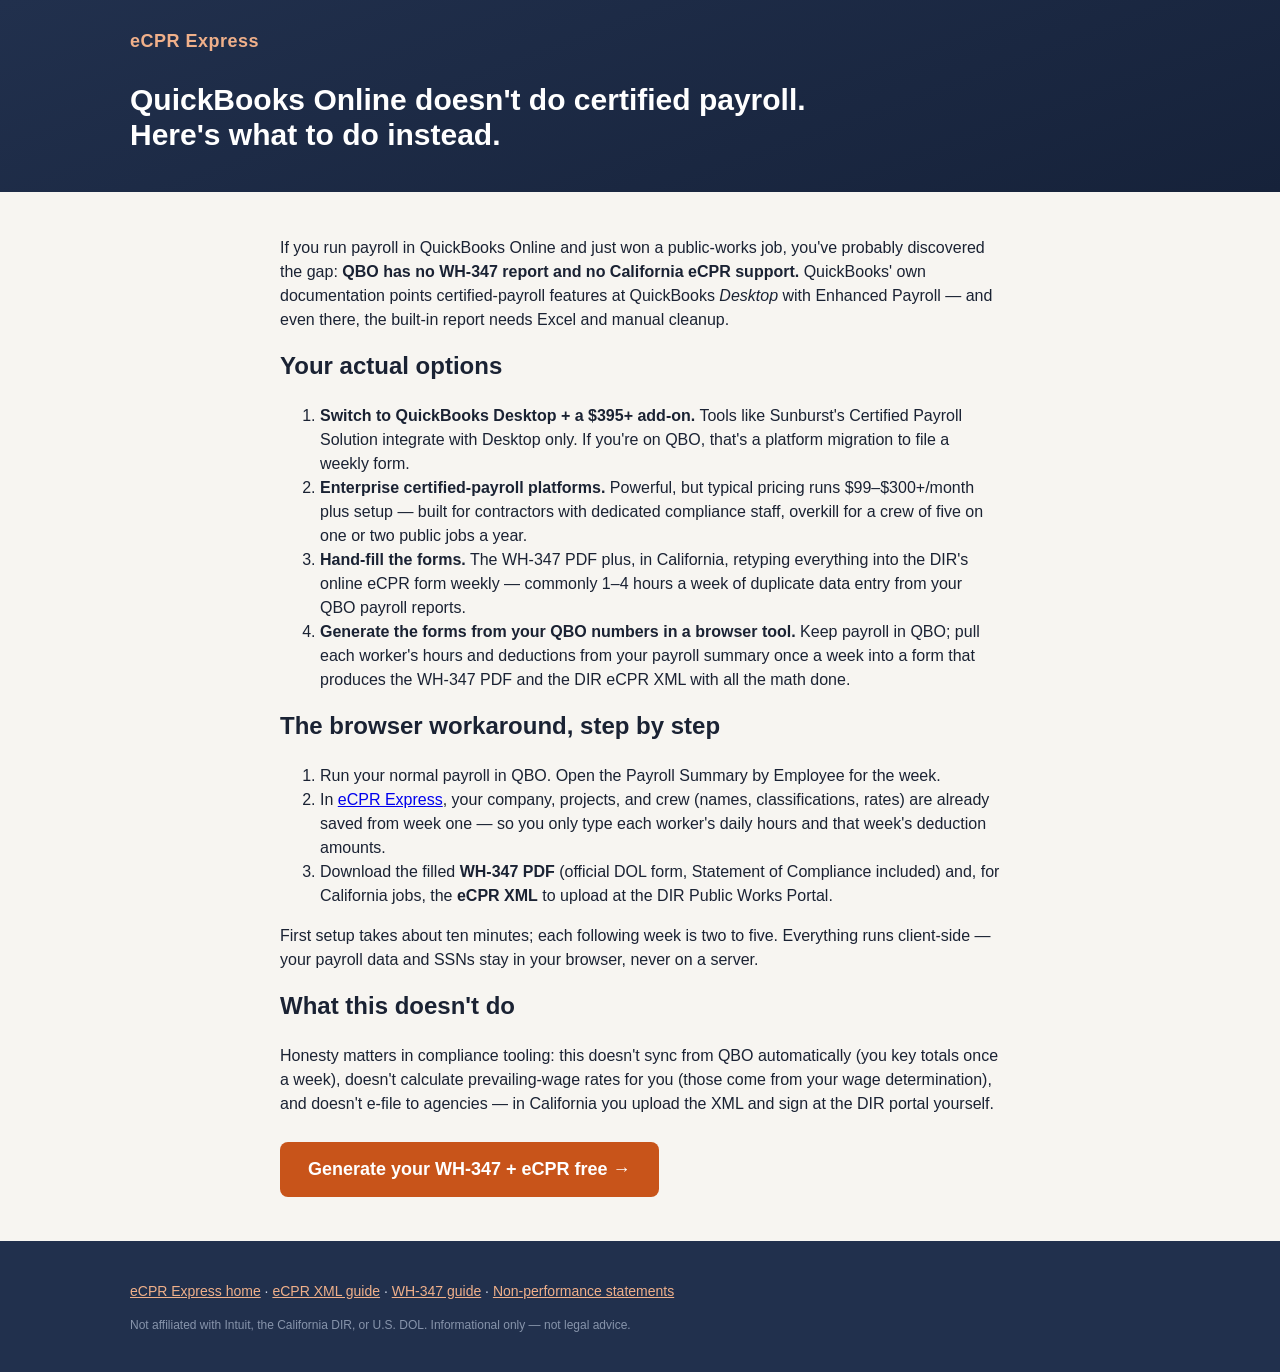
<file: guides/quickbooks-certified-payroll.html>
<!DOCTYPE html>
<html lang="en">
<head>
<meta charset="UTF-8">
<meta name="viewport" content="width=device-width, initial-scale=1.0">
<title>QuickBooks Online Doesn't Do Certified Payroll — Here's the Workaround (2026)</title>
<meta name="description" content="QuickBooks Online has no WH-347 or California eCPR support. What QBO contractors actually do for certified payroll: the Desktop-only options, the enterprise add-ons, and a free browser workaround.">
<link rel="canonical" href="https://jacob-pv.github.io/ecpr-express/guides/quickbooks-certified-payroll.html">
<link rel="stylesheet" href="../style.css">
</head>
<body>
<header class="hero" style="padding:28px 0">
  <div class="container">
    <div class="brand"><a href="../" style="color:#f0b08a;text-decoration:none">eCPR&nbsp;Express</a></div>
    <h1 style="font-size:30px">QuickBooks Online doesn't do certified payroll. Here's what to do instead.</h1>
  </div>
</header>
<main class="container" style="max-width:760px;padding:28px 20px">
  <p>If you run payroll in QuickBooks Online and just won a public-works job, you've probably discovered the gap: <strong>QBO has no WH-347 report and no California eCPR support.</strong> QuickBooks' own documentation points certified-payroll features at QuickBooks <em>Desktop</em> with Enhanced Payroll — and even there, the built-in report needs Excel and manual cleanup.</p>

  <h2>Your actual options</h2>
  <ol>
    <li><strong>Switch to QuickBooks Desktop + a $395+ add-on.</strong> Tools like Sunburst's Certified Payroll Solution integrate with Desktop only. If you're on QBO, that's a platform migration to file a weekly form.</li>
    <li><strong>Enterprise certified-payroll platforms.</strong> Powerful, but typical pricing runs $99–$300+/month plus setup — built for contractors with dedicated compliance staff, overkill for a crew of five on one or two public jobs a year.</li>
    <li><strong>Hand-fill the forms.</strong> The WH-347 PDF plus, in California, retyping everything into the DIR's online eCPR form weekly — commonly 1–4 hours a week of duplicate data entry from your QBO payroll reports.</li>
    <li><strong>Generate the forms from your QBO numbers in a browser tool.</strong> Keep payroll in QBO; pull each worker's hours and deductions from your payroll summary once a week into a form that produces the WH-347 PDF and the DIR eCPR XML with all the math done.</li>
  </ol>

  <h2>The browser workaround, step by step</h2>
  <ol>
    <li>Run your normal payroll in QBO. Open the Payroll Summary by Employee for the week.</li>
    <li>In <a href="../">eCPR Express</a>, your company, projects, and crew (names, classifications, rates) are already saved from week one — so you only type each worker's daily hours and that week's deduction amounts.</li>
    <li>Download the filled <strong>WH-347 PDF</strong> (official DOL form, Statement of Compliance included) and, for California jobs, the <strong>eCPR XML</strong> to upload at the DIR Public Works Portal.</li>
  </ol>
  <p>First setup takes about ten minutes; each following week is two to five. Everything runs client-side — your payroll data and SSNs stay in your browser, never on a server.</p>

  <h2>What this doesn't do</h2>
  <p>Honesty matters in compliance tooling: this doesn't sync from QBO automatically (you key totals once a week), doesn't calculate prevailing-wage rates for you (those come from your wage determination), and doesn't e-file to agencies — in California you upload the XML and sign at the DIR portal yourself.</p>

  <p><a class="cta" href="../#app">Generate your WH-347 + eCPR free →</a></p>
</main>
<footer><div class="container"><p><a href="../">eCPR Express home</a> · <a href="ecpr-xml-upload.html">eCPR XML guide</a> · <a href="wh347-form.html">WH-347 guide</a> · <a href="non-performance.html">Non-performance statements</a></p>
<p class="fine">Not affiliated with Intuit, the California DIR, or U.S. DOL. Informational only — not legal advice.</p></div></footer>
</body>
</html>
</file>
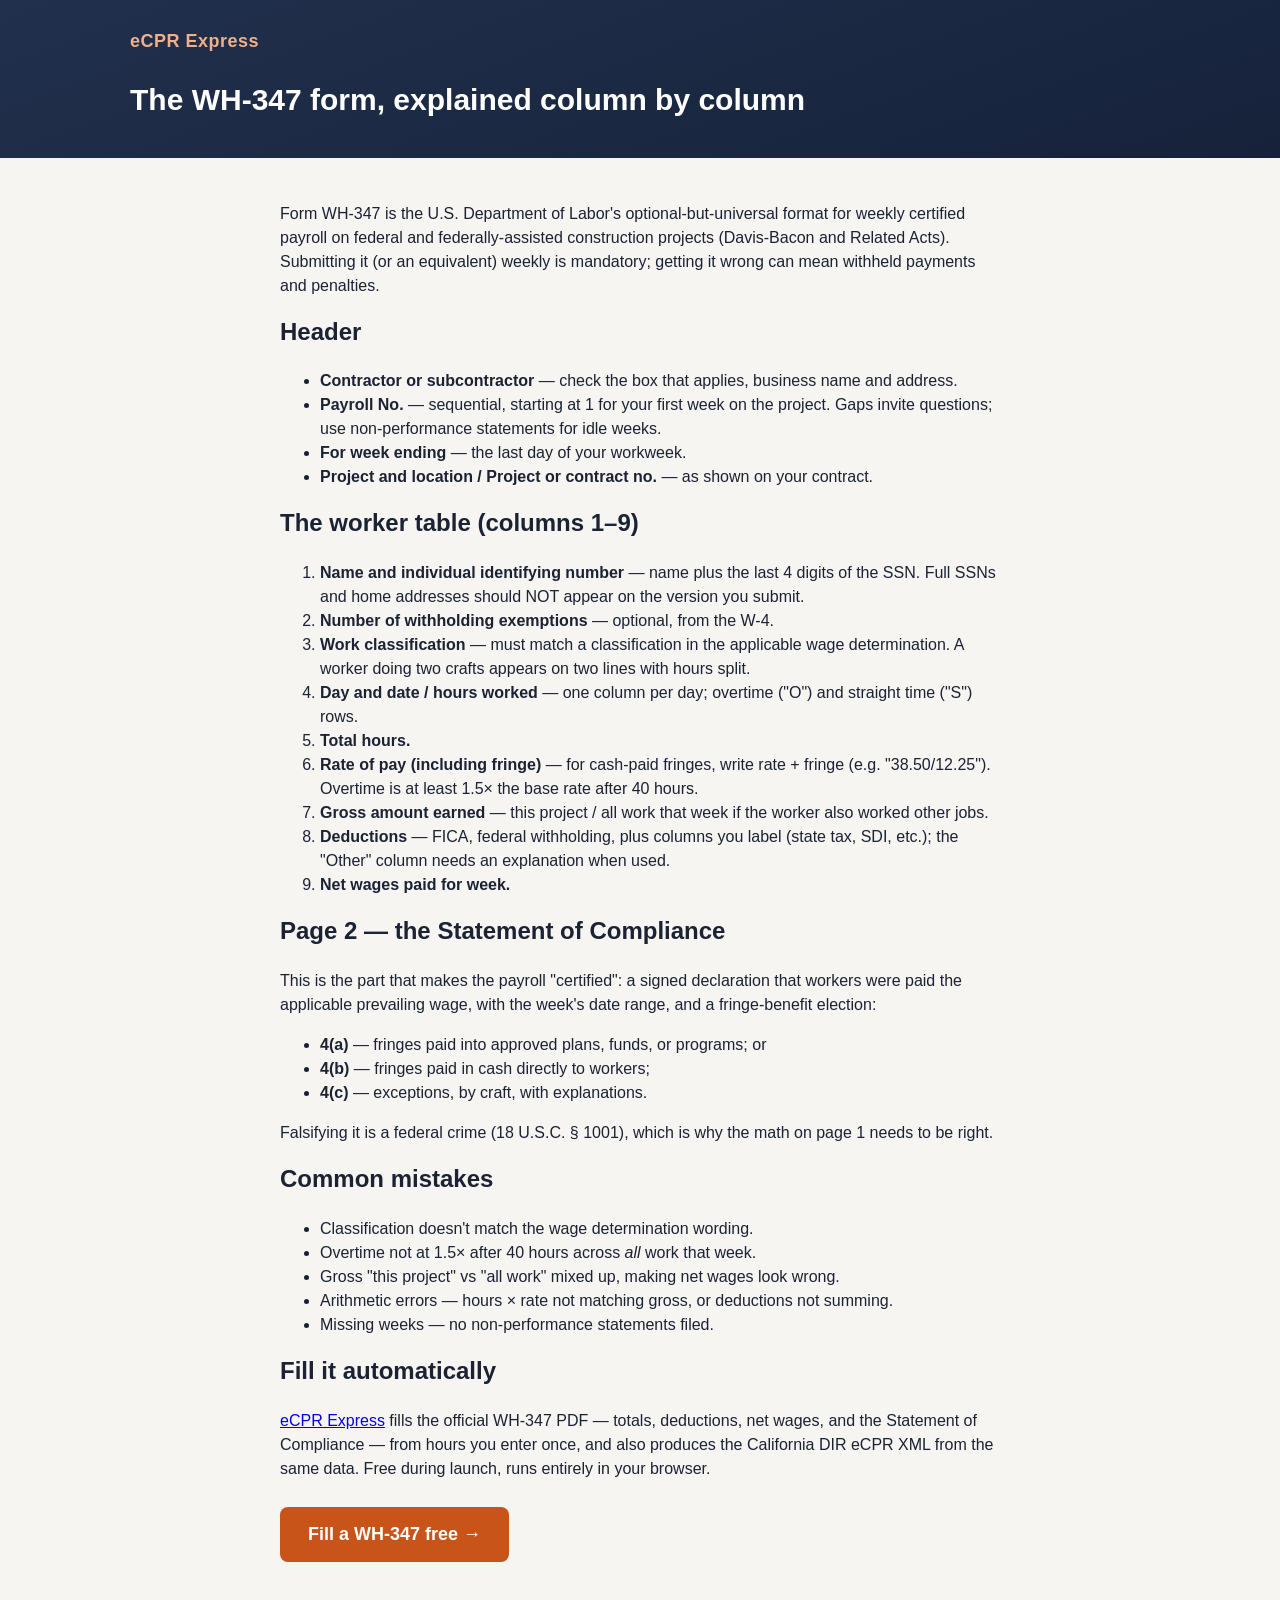
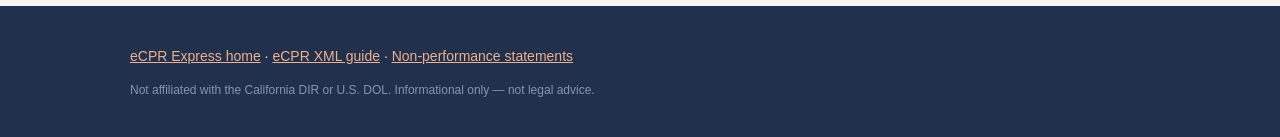
<file: guides/wh347-form.html>
<!DOCTYPE html>
<html lang="en">
<head>
<meta charset="UTF-8">
<meta name="viewport" content="width=device-width, initial-scale=1.0">
<title>WH-347 Certified Payroll Form: How to Fill It Out (+ Free Generator)</title>
<meta name="description" content="Plain-English walkthrough of the federal WH-347 certified payroll form for Davis-Bacon projects: every column explained, the Statement of Compliance, fringe benefits, and a free fill tool.">
<link rel="canonical" href="https://jacob-pv.github.io/ecpr-express/guides/wh347-form.html">
<link rel="stylesheet" href="../style.css">
</head>
<body>
<header class="hero" style="padding:28px 0">
  <div class="container">
    <div class="brand"><a href="../" style="color:#f0b08a;text-decoration:none">eCPR&nbsp;Express</a></div>
    <h1 style="font-size:30px">The WH-347 form, explained column by column</h1>
  </div>
</header>
<main class="container" style="max-width:760px;padding:28px 20px">
  <p>Form WH-347 is the U.S. Department of Labor's optional-but-universal format for weekly certified payroll on federal and federally-assisted construction projects (Davis-Bacon and Related Acts). Submitting it (or an equivalent) weekly is mandatory; getting it wrong can mean withheld payments and penalties.</p>

  <h2>Header</h2>
  <ul>
    <li><strong>Contractor or subcontractor</strong> — check the box that applies, business name and address.</li>
    <li><strong>Payroll No.</strong> — sequential, starting at 1 for your first week on the project. Gaps invite questions; use non-performance statements for idle weeks.</li>
    <li><strong>For week ending</strong> — the last day of your workweek.</li>
    <li><strong>Project and location / Project or contract no.</strong> — as shown on your contract.</li>
  </ul>

  <h2>The worker table (columns 1–9)</h2>
  <ol>
    <li><strong>Name and individual identifying number</strong> — name plus the last 4 digits of the SSN. Full SSNs and home addresses should NOT appear on the version you submit.</li>
    <li><strong>Number of withholding exemptions</strong> — optional, from the W-4.</li>
    <li><strong>Work classification</strong> — must match a classification in the applicable wage determination. A worker doing two crafts appears on two lines with hours split.</li>
    <li><strong>Day and date / hours worked</strong> — one column per day; overtime ("O") and straight time ("S") rows.</li>
    <li><strong>Total hours.</strong></li>
    <li><strong>Rate of pay (including fringe)</strong> — for cash-paid fringes, write rate + fringe (e.g. "38.50/12.25"). Overtime is at least 1.5× the base rate after 40 hours.</li>
    <li><strong>Gross amount earned</strong> — this project / all work that week if the worker also worked other jobs.</li>
    <li><strong>Deductions</strong> — FICA, federal withholding, plus columns you label (state tax, SDI, etc.); the "Other" column needs an explanation when used.</li>
    <li><strong>Net wages paid for week.</strong></li>
  </ol>

  <h2>Page 2 — the Statement of Compliance</h2>
  <p>This is the part that makes the payroll "certified": a signed declaration that workers were paid the applicable prevailing wage, with the week's date range, and a fringe-benefit election:</p>
  <ul>
    <li><strong>4(a)</strong> — fringes paid into approved plans, funds, or programs; or</li>
    <li><strong>4(b)</strong> — fringes paid in cash directly to workers;</li>
    <li><strong>4(c)</strong> — exceptions, by craft, with explanations.</li>
  </ul>
  <p>Falsifying it is a federal crime (18 U.S.C. § 1001), which is why the math on page 1 needs to be right.</p>

  <h2>Common mistakes</h2>
  <ul>
    <li>Classification doesn't match the wage determination wording.</li>
    <li>Overtime not at 1.5× after 40 hours across <em>all</em> work that week.</li>
    <li>Gross "this project" vs "all work" mixed up, making net wages look wrong.</li>
    <li>Arithmetic errors — hours × rate not matching gross, or deductions not summing.</li>
    <li>Missing weeks — no non-performance statements filed.</li>
  </ul>

  <h2>Fill it automatically</h2>
  <p><a href="../">eCPR Express</a> fills the official WH-347 PDF — totals, deductions, net wages, and the Statement of Compliance — from hours you enter once, and also produces the California DIR eCPR XML from the same data. Free during launch, runs entirely in your browser.</p>
  <p><a class="cta" href="../#app">Fill a WH-347 free →</a></p>
</main>
<footer><div class="container"><p><a href="../">eCPR Express home</a> · <a href="ecpr-xml-upload.html">eCPR XML guide</a> · <a href="non-performance.html">Non-performance statements</a></p>
<p class="fine">Not affiliated with the California DIR or U.S. DOL. Informational only — not legal advice.</p></div></footer>
</body>
</html>
</file>
<file: style.css>
:root {
  --ink: #1a2233;
  --muted: #5a6478;
  --accent: #c8541a;
  --accent-dark: #a23f0e;
  --bg: #f7f5f1;
  --card: #ffffff;
  --line: #ddd8cf;
  --ok: #1d7a3e;
}
* { box-sizing: border-box; }
body { margin: 0; font-family: -apple-system, "Segoe UI", Roboto, Arial, sans-serif; color: var(--ink); background: var(--bg); line-height: 1.5; }
.container { max-width: 1060px; margin: 0 auto; padding: 0 20px; }

.hero { background: linear-gradient(160deg, #21304d, #16223a); color: #fff; padding: 48px 0 56px; }
.brand { font-weight: 800; letter-spacing: .5px; color: #f0b08a; margin-bottom: 28px; font-size: 18px; }
.hero h1 { font-size: 40px; margin: 0 0 12px; line-height: 1.15; max-width: 720px; }
.hero .sub { font-size: 19px; color: #cdd6e6; max-width: 680px; }
.hero .privacy { background: rgba(255,255,255,.08); border: 1px solid rgba(255,255,255,.18); border-radius: 8px; padding: 10px 14px; max-width: 640px; font-size: 14px; color: #e6ecf7; }
.cta { display: inline-block; background: var(--accent); color: #fff; font-weight: 700; font-size: 18px; padding: 14px 28px; border-radius: 8px; text-decoration: none; margin-top: 10px; }
.cta:hover { background: var(--accent-dark); }
.beta-note { font-size: 14px; color: #aab6cc; }
.beta-note a { color: #f0b08a; }
.founding-form { display: flex; gap: 8px; margin-top: 14px; max-width: 520px; flex-wrap: wrap; }
.founding-form input[type=email] { flex: 1; min-width: 220px; padding: 11px 12px; border-radius: 7px; border: 1px solid rgba(255,255,255,.3); background: rgba(255,255,255,.95); font-size: 15px; }
.founding-form button { background: var(--accent); border: none; color: #fff; font-weight: 700; font-size: 15px; padding: 11px 18px; border-radius: 7px; cursor: pointer; }
.founding-form button:hover { background: var(--accent-dark); }

.features { display: grid; grid-template-columns: repeat(auto-fit, minmax(260px, 1fr)); gap: 18px; padding: 34px 20px; }
.feature { background: var(--card); border: 1px solid var(--line); border-radius: 10px; padding: 18px 20px; }
.feature h3 { margin: 0 0 8px; font-size: 17px; }
.feature p { margin: 0; color: var(--muted); font-size: 14.5px; }

.tabs { display: flex; gap: 6px; flex-wrap: wrap; margin: 10px 0 0; }
.tab { background: #e9e4da; border: 1px solid var(--line); border-bottom: none; padding: 10px 18px; font-size: 15px; font-weight: 600; color: var(--muted); border-radius: 8px 8px 0 0; cursor: pointer; }
.tab.active { background: var(--card); color: var(--ink); }
.panel { display: none; background: var(--card); border: 1px solid var(--line); border-radius: 0 10px 10px 10px; padding: 22px; margin-bottom: 40px; }
.panel.active { display: block; }

h2 { margin-top: 0; }
.grid { display: grid; grid-template-columns: repeat(auto-fit, minmax(220px, 1fr)); gap: 12px 16px; }
label { display: block; font-size: 13px; font-weight: 600; color: var(--muted); margin-bottom: 3px; }
input, select, textarea { width: 100%; padding: 8px 10px; border: 1px solid var(--line); border-radius: 6px; font-size: 15px; background: #fff; color: var(--ink); }
input:focus, select:focus, textarea:focus { outline: 2px solid #f0b08a; border-color: var(--accent); }
.field { margin-bottom: 4px; }
.hint { font-size: 12px; color: var(--muted); margin: 2px 0 0; }
.row-actions { margin-top: 16px; display: flex; gap: 10px; flex-wrap: wrap; }

button.primary { background: var(--accent); border: none; color: #fff; font-weight: 700; font-size: 15px; padding: 10px 20px; border-radius: 7px; cursor: pointer; }
button.primary:hover { background: var(--accent-dark); }
button.secondary { background: #fff; border: 1px solid var(--line); color: var(--ink); font-weight: 600; font-size: 14px; padding: 9px 16px; border-radius: 7px; cursor: pointer; }
button.danger { background: #fff; border: 1px solid #d99; color: #a33; font-size: 13px; padding: 6px 12px; border-radius: 6px; cursor: pointer; }

.list { margin-top: 18px; }
.list-item { display: flex; justify-content: space-between; align-items: center; gap: 10px; border: 1px solid var(--line); border-radius: 8px; padding: 10px 14px; margin-bottom: 8px; background: #fbfaf7; }
.list-item .title { font-weight: 700; }
.list-item .meta { font-size: 13px; color: var(--muted); }

.saved-flash { color: var(--ok); font-weight: 600; font-size: 14px; align-self: center; }

table.hours { border-collapse: collapse; width: 100%; margin-top: 10px; font-size: 13.5px; }
table.hours th, table.hours td { border: 1px solid var(--line); padding: 4px 6px; text-align: center; }
table.hours th { background: #efece5; font-size: 12px; }
table.hours input { width: 52px; padding: 4px; text-align: center; font-size: 13.5px; }
table.hours .emp-name { text-align: left; font-weight: 600; min-width: 130px; }
table.hours .calc { background: #f4f8f4; font-weight: 600; }

.ded-grid { display: grid; grid-template-columns: repeat(auto-fit, minmax(130px, 1fr)); gap: 8px 12px; margin-top: 8px; }
.emp-week { border: 1px solid var(--line); border-radius: 8px; padding: 12px 14px; margin-bottom: 12px; background: #fbfaf7; }
.emp-week h4 { margin: 0 0 8px; }
.totals-line { font-size: 14px; margin-top: 8px; color: var(--muted); }
.totals-line strong { color: var(--ink); }

.export-box { border: 2px solid var(--accent); border-radius: 10px; padding: 18px; margin-top: 22px; background: #fff8f3; }
.export-box h3 { margin-top: 0; }
.error { color: #a33; font-size: 14px; white-space: pre-wrap; }

.faq { padding-bottom: 40px; }
details { background: var(--card); border: 1px solid var(--line); border-radius: 8px; padding: 12px 16px; margin-bottom: 8px; }
summary { font-weight: 700; cursor: pointer; }

footer { background: #21304d; color: #cdd6e6; padding: 26px 0; font-size: 14px; }
footer a { color: #f0b08a; }
footer .fine { font-size: 12px; color: #8794ab; }

@media (max-width: 640px) {
  .hero h1 { font-size: 30px; }
  table.hours { display: block; overflow-x: auto; }
}
</file>
